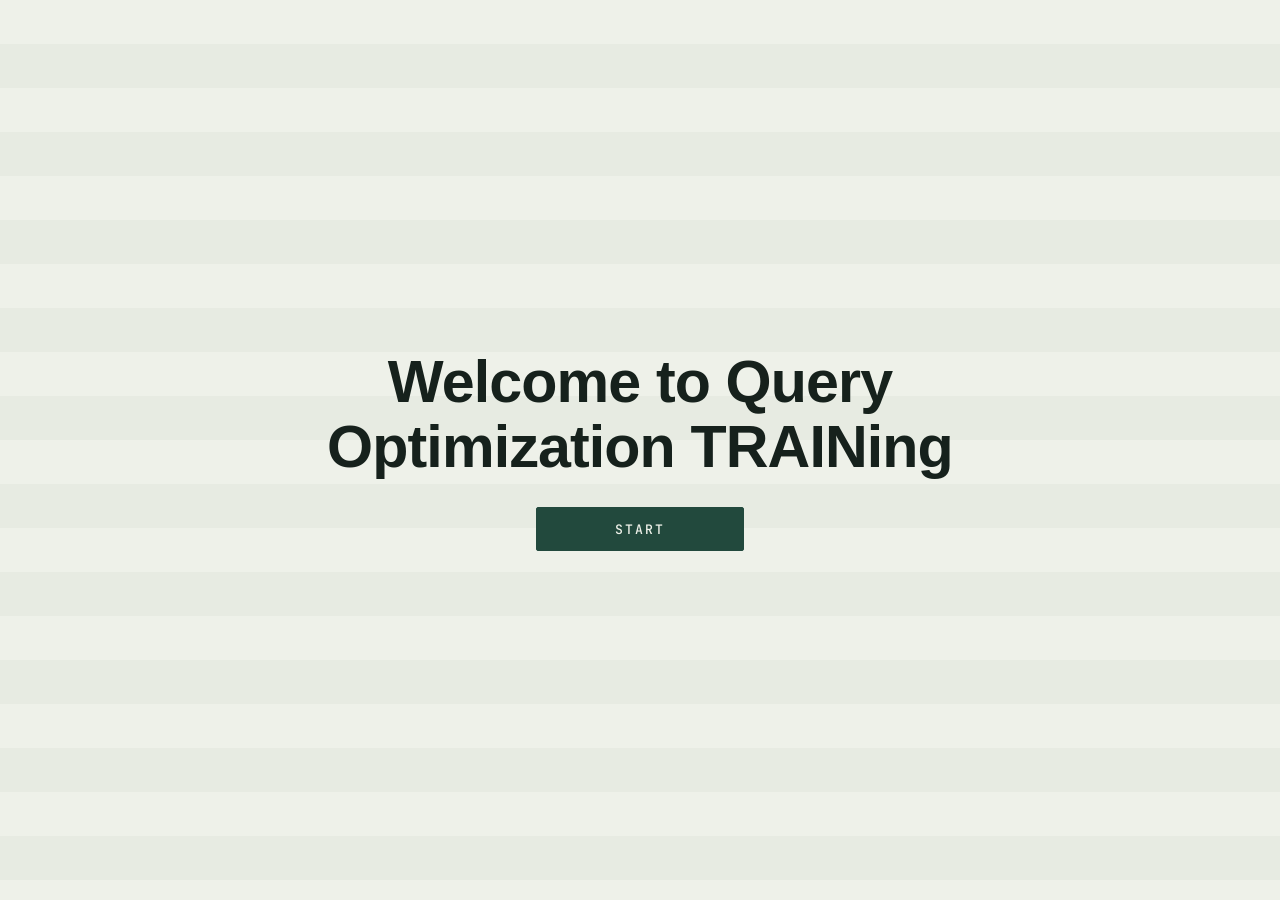
<file: index.html>
<!DOCTYPE html>
<html lang="en">
<head>
<meta charset="UTF-8">
<meta name="viewport" content="width=device-width, initial-scale=1.0, viewport-fit=cover">
<title>Query Optimization TRAINing</title>

<link rel="preconnect" href="https://fonts.googleapis.com">
<link rel="preconnect" href="https://fonts.gstatic.com" crossorigin>
<link href="https://fonts.googleapis.com/css2?family=JetBrains+Mono:wght@400;500;700&display=swap" rel="stylesheet">

<link rel="stylesheet" href="css/styles.css">
</head>
<body>

  <div class="ambient" id="ambient" aria-hidden="true"></div>

  <div class="boot" id="boot">
    <p class="boot__text">Loading</p>
  </div>

  <main class="stage" id="stage" aria-live="polite"></main>

  <div class="devbar" id="devbar" hidden>
    <span id="devPid">pid: —</span>
    <span id="devScreen">screen: —</span>
    <span id="devCount">events: 0</span>
    <button type="button" id="devExport">Download CSV</button>
  </div>

  <script type="module" src="js/main.js"></script>
</body>
</html>
</file>
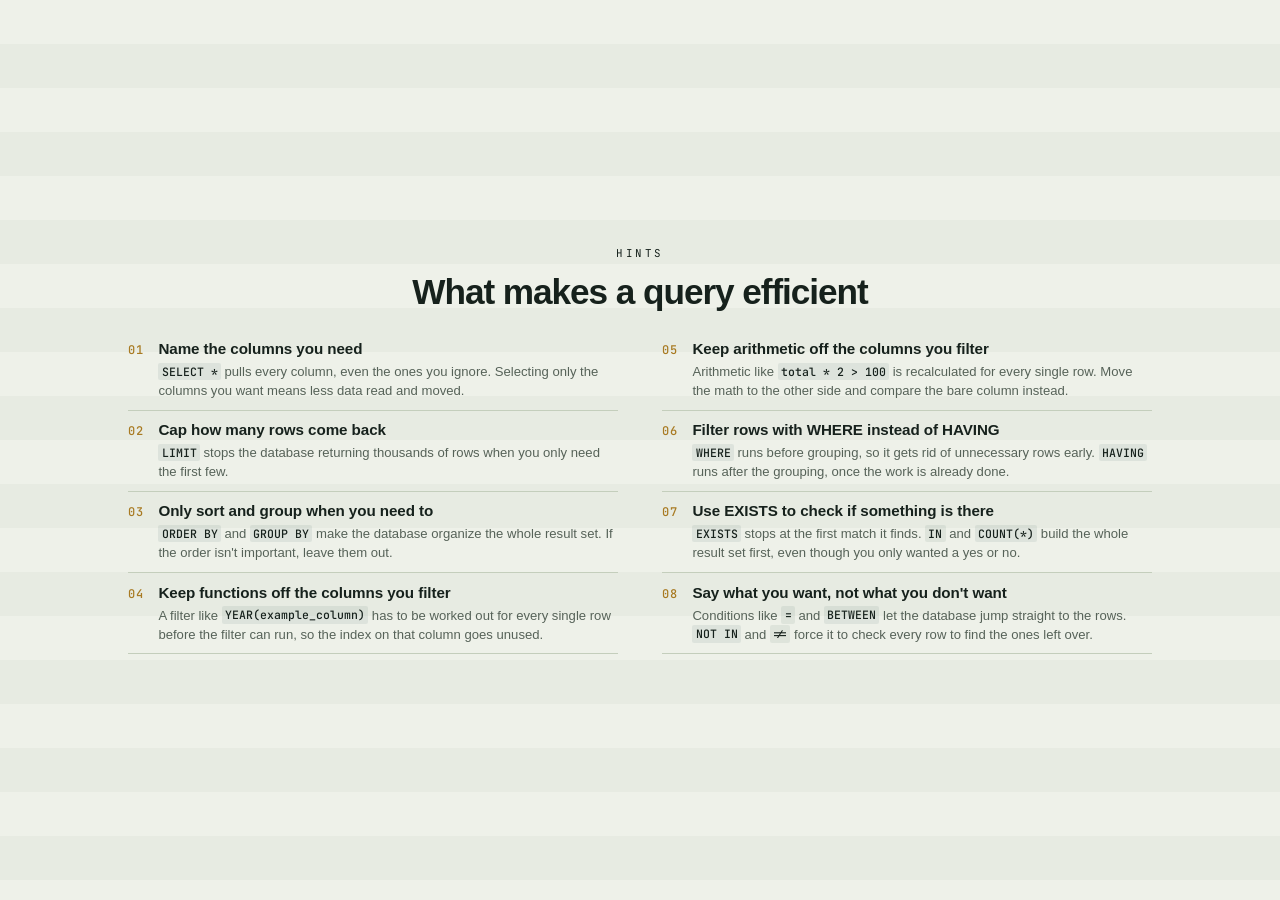
<file: hints.html>
<!DOCTYPE html>
<html lang="en">
<head>
<meta charset="UTF-8">
<meta name="viewport" content="width=device-width, initial-scale=1.0">
<title>Query optimization tips</title>
<link rel="preconnect" href="https://fonts.googleapis.com">
<link rel="preconnect" href="https://fonts.gstatic.com" crossorigin>
<link href="https://fonts.googleapis.com/css2?family=JetBrains+Mono:wght@400;500;700&display=swap" rel="stylesheet">
<link rel="stylesheet" href="css/styles.css">
</head>
<body class="hints-page">
  <main class="stage">
    <div class="screen screen--guide">
      <p class="eyebrow">Hints</p>
      <h2 class="screen-label">What makes a query efficient</h2>
      <div id="tips"></div>
    </div>
  </main>
  <script type="module">
    import { renderTipsList } from './js/tips.js';
    document.getElementById('tips').replaceWith(renderTipsList());
  </script>
</body>
</html>
</file>
<file: css/styles.css>
:root {

  --paper:      #EEF1E9;
  --stripe:     #E7EBE2;
  --ink:        #16211C;
  --ink-soft:   #566258;
  --deep:       #22493D;
  --deep-lift:  #2E5F4F;
  --gold:       #A87A22;
  --rule:       #C4CEBC;
  --right:      #2F6B4F;
  --wrong:      #A33B2A;

  --display: Arial, "Helvetica Neue", Helvetica, sans-serif;
  --titleface: Arial, "Helvetica Neue", Helvetica, sans-serif;
  --body:    Arial, "Helvetica Neue", Helvetica, sans-serif;
  --mono:    "JetBrains Mono", ui-monospace, "SF Mono", Menlo, monospace;

  --gap-xs: 0.5rem;
  --gap-s:  0.875rem;
  --gap-m:  1.75rem;
  --gap-l:  3rem;

  --ease: cubic-bezier(0.22, 0.61, 0.36, 1);
  --dur:  380ms;
}

*, *::before, *::after { box-sizing: border-box; }

html, body {
  height: 100%;
  margin: 0;
}

body {
  background-color: var(--paper);

  background-image: repeating-linear-gradient(
    to bottom,
    var(--paper)  0px,
    var(--paper)  44px,
    var(--stripe) 44px,
    var(--stripe) 88px
  );
  color: var(--ink);
  font-family: var(--body);
  -webkit-font-smoothing: antialiased;
  overflow: hidden;
}

.ambient {
  position: fixed;
  inset: 0;
  pointer-events: none;
  z-index: 0;
  overflow: hidden;
}

.frag {
  position: absolute;
  top: 0;
  left: 0;
  height: auto;
  opacity: 0;
  will-change: transform, opacity;
  animation: drift linear infinite;
  user-select: none;
  -webkit-user-drag: none;
}

@keyframes drift {
  0%   { opacity: 0;    transform: translate3d(var(--x0), var(--y0), 0) rotate(var(--r0)); }
  12%  { opacity: 0.5; }
  88%  { opacity: 0.5; }
  100% { opacity: 0;    transform: translate3d(var(--x1), var(--y1), 0) rotate(var(--r1)); }
}

.boot {
  position: fixed;
  inset: 0;
  z-index: 50;
  display: grid;
  place-items: center;
  background: var(--paper);
  transition: opacity 300ms var(--ease);
}

.boot.is-done { opacity: 0; pointer-events: none; }

.boot__text {
  font-family: var(--mono);
  font-size: 0.75rem;
  letter-spacing: 0.22em;
  text-transform: uppercase;
  color: var(--ink-soft);
  margin: 0;
}

.boot__text::after {
  content: "";
  animation: dots 1.4s steps(4, end) infinite;
}

@keyframes dots {
  0%   { content: ""; }
  25%  { content: "."; }
  50%  { content: ".."; }
  75%  { content: "..."; }
}

.stage {
  position: relative;
  z-index: 1;
  height: 100%;
  display: grid;

  grid-template-columns: minmax(0, 1fr);
  place-items: center;
  padding: var(--gap-m);
}

.screen {
  width: min(46rem, 100%);
  text-align: center;
  display: flex;
  flex-direction: column;
  align-items: center;
  gap: var(--gap-m);
}

.screen.is-entering { animation: screen-in var(--dur) var(--ease) both; }
.screen.is-leaving  { animation: screen-out 240ms var(--ease) both; }

@keyframes screen-in {
  from { opacity: 0; transform: translate3d(0, 14px, 0); }
  to   { opacity: 1; transform: translate3d(0, 0, 0); }
}

@keyframes screen-out {
  from { opacity: 1; transform: translate3d(0, 0, 0); }
  to   { opacity: 0; transform: translate3d(0, -10px, 0); }
}

.eyebrow {
  font-family: var(--mono);
  font-size: 0.68rem;
  font-weight: 400;
  letter-spacing: 0.24em;
  text-transform: uppercase;
  color: var(--ink);
  margin: 0;
}

.title {
  font-family: var(--titleface);
  font-weight: 700;
  font-size: clamp(1.9rem, 5.4vw, 3.7rem);
  line-height: 1.1;
  letter-spacing: -0.015em;
  margin: 0;
  text-wrap: balance;
}

.subtitle {
  font-family: var(--body);
  font-size: 1rem;
  line-height: 1.55;
  color: var(--ink-soft);
  margin: 0;
  max-width: 34rem;
  text-wrap: pretty;
}

.screen-label {
  font-family: var(--display);
  font-weight: 700;
  font-size: clamp(2.4rem, 8vw, 4.5rem);
  line-height: 1;
  letter-spacing: -0.03em;
  margin: 0;
}

.actions {
  display: flex;
  flex-direction: column;
  align-items: center;
  gap: var(--gap-s);
  width: 100%;
}

.btn {
  font-family: var(--mono);
  font-size: 0.82rem;
  font-weight: 500;
  letter-spacing: 0.14em;
  text-transform: uppercase;
  padding: 0.95em 3.4em;
  min-width: 13rem;
  border-radius: 2px;
  border: 1px solid var(--deep);
  cursor: pointer;
  transition: transform 160ms var(--ease),
              background-color 160ms var(--ease),
              color 160ms var(--ease);
  touch-action: manipulation;
}

.btn:hover  { transform: translate3d(0, -2px, 0); }
.btn:active { transform: translate3d(0, 1px, 0); }

.btn:focus-visible {
  outline: 2px solid var(--gold);
  outline-offset: 3px;
}

.btn--primary {
  background: var(--deep);
  color: var(--paper);
}
.btn--primary:hover { background: var(--deep-lift); }

.btn--ghost {
  background: transparent;
  color: var(--deep);
}
.btn--ghost:hover { background: rgba(34, 73, 61, 0.07); }

.btn--back {
  font-size: 0.72rem;
  padding: 0.7em 1.8em;
  min-width: 0;
  border-color: var(--rule);
  background: transparent;
  color: var(--ink-soft);
}
.btn--back:hover { border-color: var(--deep); color: var(--deep); }

[hidden] { display: none !important; }

.devbar {
  position: fixed;
  bottom: 0; left: 0; right: 0;
  z-index: 60;
  display: flex;
  align-items: center;
  gap: 1.25rem;
  padding: 0.5rem 0.9rem;
  background: var(--ink);
  color: var(--paper);
  font-family: var(--mono);
  font-size: 0.68rem;
  letter-spacing: 0.04em;
}

.devbar button {
  margin-left: auto;
  font: inherit;
  padding: 0.35em 0.9em;
  border: 1px solid rgba(238, 241, 233, 0.35);
  border-radius: 2px;
  background: transparent;
  color: inherit;
  cursor: pointer;
}
.devbar button:hover { background: rgba(238, 241, 233, 0.12); }

@media (prefers-reduced-motion: reduce) {
  *, *::before, *::after {
    animation-duration: 0.01ms !important;
    animation-iteration-count: 1 !important;
    transition-duration: 0.01ms !important;
  }
  .frag { opacity: 0.3; }
}

@media (max-width: 34rem) {
  .btn { min-width: 100%; }
  .actions { max-width: 20rem; }
}

.screen--game {
  gap: 0.6rem;
  width: 100%;
  height: 100%;
  align-self: stretch;
}

.screen--game .screen-label {
  font-size: clamp(1.05rem, 1.9vw, 1.55rem);
  max-width: 46ch;
  line-height: 1.15;
  text-wrap: balance;
}

.stem {
  margin: 0;
  font-family: var(--mono);
  font-weight: 700;
  font-size: clamp(0.85rem, 1.15vw, 1.05rem);
  color: var(--ink);
  background: rgba(255, 255, 255, 0.62);
  border: 1px solid var(--rule);
  border-radius: 2px;
  padding: 0.45em 0.9em;
}

.canvas-frame {
  position: relative;
  align-self: stretch;
  margin-inline: calc(var(--gap-m) * -1);
  flex: 1 1 auto;
  min-height: 0;
  overflow: hidden;
}

.canvas {
  position: absolute;
  top: 0;
  left: 0;
  transform-origin: top left;
  will-change: transform;
  display: flex;
  flex-direction: column;
  gap: 20px;
}

.lane {
  position: relative;
  width: 100%;
  height: 280px;
  overflow: hidden;
  border-block: 1px solid var(--rule);

  background-image: url("../assets/images/BackgroundNoFence.png");
  background-size: auto 330%;
  background-position-x: 0px;
  background-position-y: 75%;
  background-repeat: repeat-x;
}

.shed {
  position: absolute;
  right: -162px;
  bottom: 58px;
  height: 129px;
  width: auto;
  display: block;
}

.consist {
  position: absolute;
  left: 12px;
  bottom: 66px;
  display: flex;
  align-items: flex-end;
  gap: 3px;
  will-change: transform;
}

.car {
  position: relative;
  display: flex;
  align-items: flex-end;
}

.car__bed {
  display: block;
  height: 51px;
  width: auto;
}

.car__cargo {
  position: absolute;
  left: 50%;
  bottom: 74px;
  transform: translateX(-50%);
  display: flex;
  align-items: flex-end;
  gap: 4px;
}

.crate {
  display: block;
  height: 67px;
  width: auto;
}

.loco {
  display: block;
  height: 129px;
  width: auto;
  margin-left: -2px;
}

.query {
  position: absolute;
  left: 0;
  bottom: 38px;
  width: calc(var(--car-count) * 228px + (var(--car-count) - 1) * 3px);
  height: 36px;
  z-index: 2;

  display: flex;
  align-items: center;
  justify-content: center;
  margin: 0;
  font-family: var(--mono);
  font-weight: 700;
  font-size: var(--query-size, 19px);
  letter-spacing: -0.01em;
  white-space: nowrap;
  color: var(--ink);
  background: rgba(238, 241, 233, 0.94);
  border: 1px solid var(--rule);
  border-radius: 2px;
}

.lane img {
  pointer-events: none;
  user-select: none;
  -webkit-user-drag: none;
}

.lane__pick {
  position: absolute;
  top: 14px;
  left: 16px;
  z-index: 3;
  font-family: var(--mono);
  font-size: 17px;
  font-weight: 500;
  letter-spacing: 0.08em;
  text-transform: uppercase;
  color: var(--deep);
  background: rgba(238, 241, 233, 0.92);
  border: 2px solid var(--deep);
  border-radius: 3px;
  padding: 10px 22px;
  cursor: pointer;
  transition: transform 160ms var(--ease),
              background-color 160ms var(--ease),
              color 160ms var(--ease);
}

.lane__pick:hover:not(:disabled) {
  background: var(--deep);
  color: var(--paper);
  transform: translate3d(0, -2px, 0);
}

.lane__pick:focus-visible {
  outline: 3px solid var(--gold);
  outline-offset: 3px;
}

.lane__pick:disabled {
  cursor: default;
  opacity: 0.75;
}

.lane__pick.is-picked {
  opacity: 1;
  border-color: var(--wrong);
  color: var(--wrong);
}

.lane__pick.is-answer {
  opacity: 1;
  border-color: var(--right);
  color: var(--paper);
  background: var(--right);
}

.feedback {
  position: fixed;
  inset: 0;
  z-index: 40;
  display: grid;
  place-items: center;
  padding: var(--gap-m);
  background: rgba(22, 33, 28, 0.42);
  animation: screen-in 240ms var(--ease) both;
}

.feedback__card {
  width: min(34rem, 100%);
  max-height: 100%;
  overflow-y: auto;
  background: var(--paper);
  border: 1px solid var(--rule);
  border-radius: 3px;
  padding: var(--gap-m);
  text-align: left;
}

.feedback__title {
  margin: 0 0 0.6rem;
  font-family: var(--display);
  font-weight: 700;
  font-size: clamp(1.3rem, 2.4vw, 1.8rem);
  line-height: 1.05;
  letter-spacing: -0.02em;
}

.feedback[data-result="correct"] .feedback__title { color: var(--right); }
.feedback[data-result="wrong"]   .feedback__title { color: var(--wrong); }

.feedback__lead {
  margin: 0 0 0.9rem;
  font-size: 1.02rem;
  font-weight: 500;
  line-height: 1.5;
}

.feedback__body {
  margin: 0 0 0.8rem;
  font-size: 0.94rem;
  line-height: 1.6;
  color: var(--ink-soft);
  text-wrap: pretty;
}

.feedback__code {
  font-family: var(--mono);
  font-size: 0.88em;
  font-weight: 500;
  color: var(--ink);
  background: rgba(34, 73, 61, 0.09);
  border-radius: 2px;
  padding: 0.12em 0.22em;
}

.feedback__close {
  margin-top: 0.6rem;
  width: 100%;
}

.deck-slots {
  position: absolute;
  left: 12px;
  bottom: 294px;
  display: flex;
  align-items: flex-end;
  gap: 4px;
  z-index: 3;
}

.slot {
  width: 100px;
  min-height: 67px;
  display: flex;
  align-items: flex-end;
  justify-content: center;
}

.slot:empty::after {
  content: "";
  display: block;
  width: 67px;
  height: 67px;
  border: 2px dashed rgba(34, 73, 61, 0.45);
  border-radius: 3px;
  background: rgba(238, 241, 233, 0.28);
}

.tray {
  position: absolute;
  left: 40px;
  right: 40px;
  top: 300px;
  height: 152px;
  border: 2px dashed var(--rule);
  border-radius: 4px;
  background: rgba(255, 255, 255, 0.5);
  z-index: 3;
}

.tray__label {
  margin: 0;
  padding: 8px 14px 0;
  font-family: var(--mono);
  font-size: 12px;
  font-weight: 500;
  letter-spacing: 0.16em;
  text-transform: uppercase;
  color: var(--ink-soft);
}

.tray__row {
  display: flex;
  flex-wrap: wrap;
  align-items: flex-end;
  gap: 6px;
  padding: 10px 14px;
  min-height: 89px;
}

.token {
  position: relative;
  display: flex;
  flex-direction: column;
  align-items: center;
  cursor: grab;
  touch-action: none;
  user-select: none;
  will-change: transform;
}

.token .crate {
  display: block;
  height: 67px;
  width: auto;
}

.token__text {
  margin-top: -1px;
  font-family: var(--mono);
  font-weight: 700;
  font-size: 11px;
  line-height: 1.25;
  white-space: nowrap;
  color: var(--ink);
  background: rgba(238, 241, 233, 0.96);
  border: 1px solid var(--rule);
  border-top: 2px solid var(--gold);
  border-radius: 0 0 2px 2px;
  padding: 4px 6px;
}

.token img {
  pointer-events: none;
  -webkit-user-drag: none;
}

.token.is-dragging {
  z-index: 100;
  cursor: grabbing;
}

.token.is-dragging .token__text {
  background: var(--paper);
  border-color: var(--deep);
  border-top-color: var(--deep);
}

.actions--run {
  flex-direction: row;
  justify-content: center;
  padding-bottom: 0.2rem;
}

.feedback[data-result="incomplete"] .feedback__title { color: var(--ink); }

.fuel {
  position: absolute;
  top: 16px;
  right: 24px;
  z-index: 4;
  width: 232px;
  background: rgba(238, 241, 233, 0.94);
  border: 2px solid var(--deep);
  border-radius: 3px;
  padding: 8px 10px 10px;
}

.fuel__label {
  margin: 0 0 6px;
  font-family: var(--mono);
  font-size: 12px;
  font-weight: 500;
  letter-spacing: 0.2em;
  text-transform: uppercase;
  color: var(--ink-soft);
}

.fuel__track {
  height: 24px;
  border: 1px solid var(--rule);
  border-radius: 2px;
  background: rgba(255, 255, 255, 0.7);
  overflow: hidden;
}

.fuel__level {
  height: 100%;
  background: var(--ink);
  transform-origin: left center;
  transform: scaleX(1);
  will-change: transform;
}

.canvas.is-locked .token {
  pointer-events: none;
  cursor: default;
}

.screen--guide {
  width: min(64rem, 100%);
  gap: var(--gap-s);
}

.screen--guide .screen-label {
  font-size: clamp(1.4rem, 3vw, 2.2rem);
  margin-bottom: 0.4rem;
}

.guide-list {
  list-style: none;
  counter-reset: guide;
  margin: 0;
  padding: 0;
  width: 100%;
  text-align: left;
  display: grid;
  grid-auto-flow: column;
  grid-auto-columns: minmax(0, 1fr);
  gap: 0 2.75rem;
}

.guide-list li {
  counter-increment: guide;
  display: grid;
  grid-template-columns: 1.9rem 1fr;
  align-items: baseline;
  padding: 0.6rem 0;
  border-bottom: 1px solid var(--rule);
}

.guide-list li::before {
  content: counter(guide, decimal-leading-zero);
  grid-row: span 2;
  font-family: var(--mono);
  font-size: 0.75rem;
  font-weight: 500;
  letter-spacing: 0.06em;
  color: var(--gold);
}

.guide-list__title {
  margin: 0;
  font-family: var(--display);
  font-weight: 700;
  font-size: 0.95rem;
  line-height: 1.3;
  letter-spacing: -0.005em;
}

.guide-list__detail {
  grid-column: 2;
  margin: 0.2rem 0 0;
  font-size: 0.82rem;
  line-height: 1.45;
  color: var(--ink-soft);
  text-wrap: pretty;
}

.guide-list__code {
  font-family: var(--mono);
  font-size: 0.88em;
  font-weight: 500;
  color: var(--ink);
  background: rgba(34, 73, 61, 0.08);
  border-radius: 2px;
  padding: 0.1em 0.28em;
}

.screen--intro {
  width: min(52rem, 100%);
  gap: var(--gap-s);
}

.screen--intro .screen-label {
  font-size: clamp(1.3rem, 2.7vw, 2rem);
  max-width: 30ch;
  margin-bottom: 0.3rem;
}

.intro-body {
  text-align: left;
  width: 100%;
}

.intro-body__para {
  margin: 0 0 0.85rem;
  font-size: 0.98rem;
  line-height: 1.6;
  color: var(--ink);
  text-wrap: pretty;
}

.intro-body__para:last-child {
  margin-bottom: 0;
}

.btn--hints {
  padding: 0.95em 2.2em;
  min-width: 0;
}

.hints-page {
  overflow: auto;
}

.hints-page .stage {
  height: auto;
  min-height: 100%;
  padding: var(--gap-l) var(--gap-m);
}

.idfield {
  width: min(20rem, 100%);
  align-self: flex-start;
}

.idfield__input {
  width: 100%;
  font-family: var(--mono);
  font-size: 1rem;
  color: var(--ink);
  background: rgba(255, 255, 255, 0.7);
  border: 2px solid var(--rule);
  border-radius: 3px;
  padding: 0.7em 0.9em;
}

.idfield__input:focus {
  outline: none;
  border-color: var(--deep);
}

.idfield__error {
  margin: 0.45rem 0 0;
  font-size: 0.85rem;
  color: var(--wrong);
}
</file>
